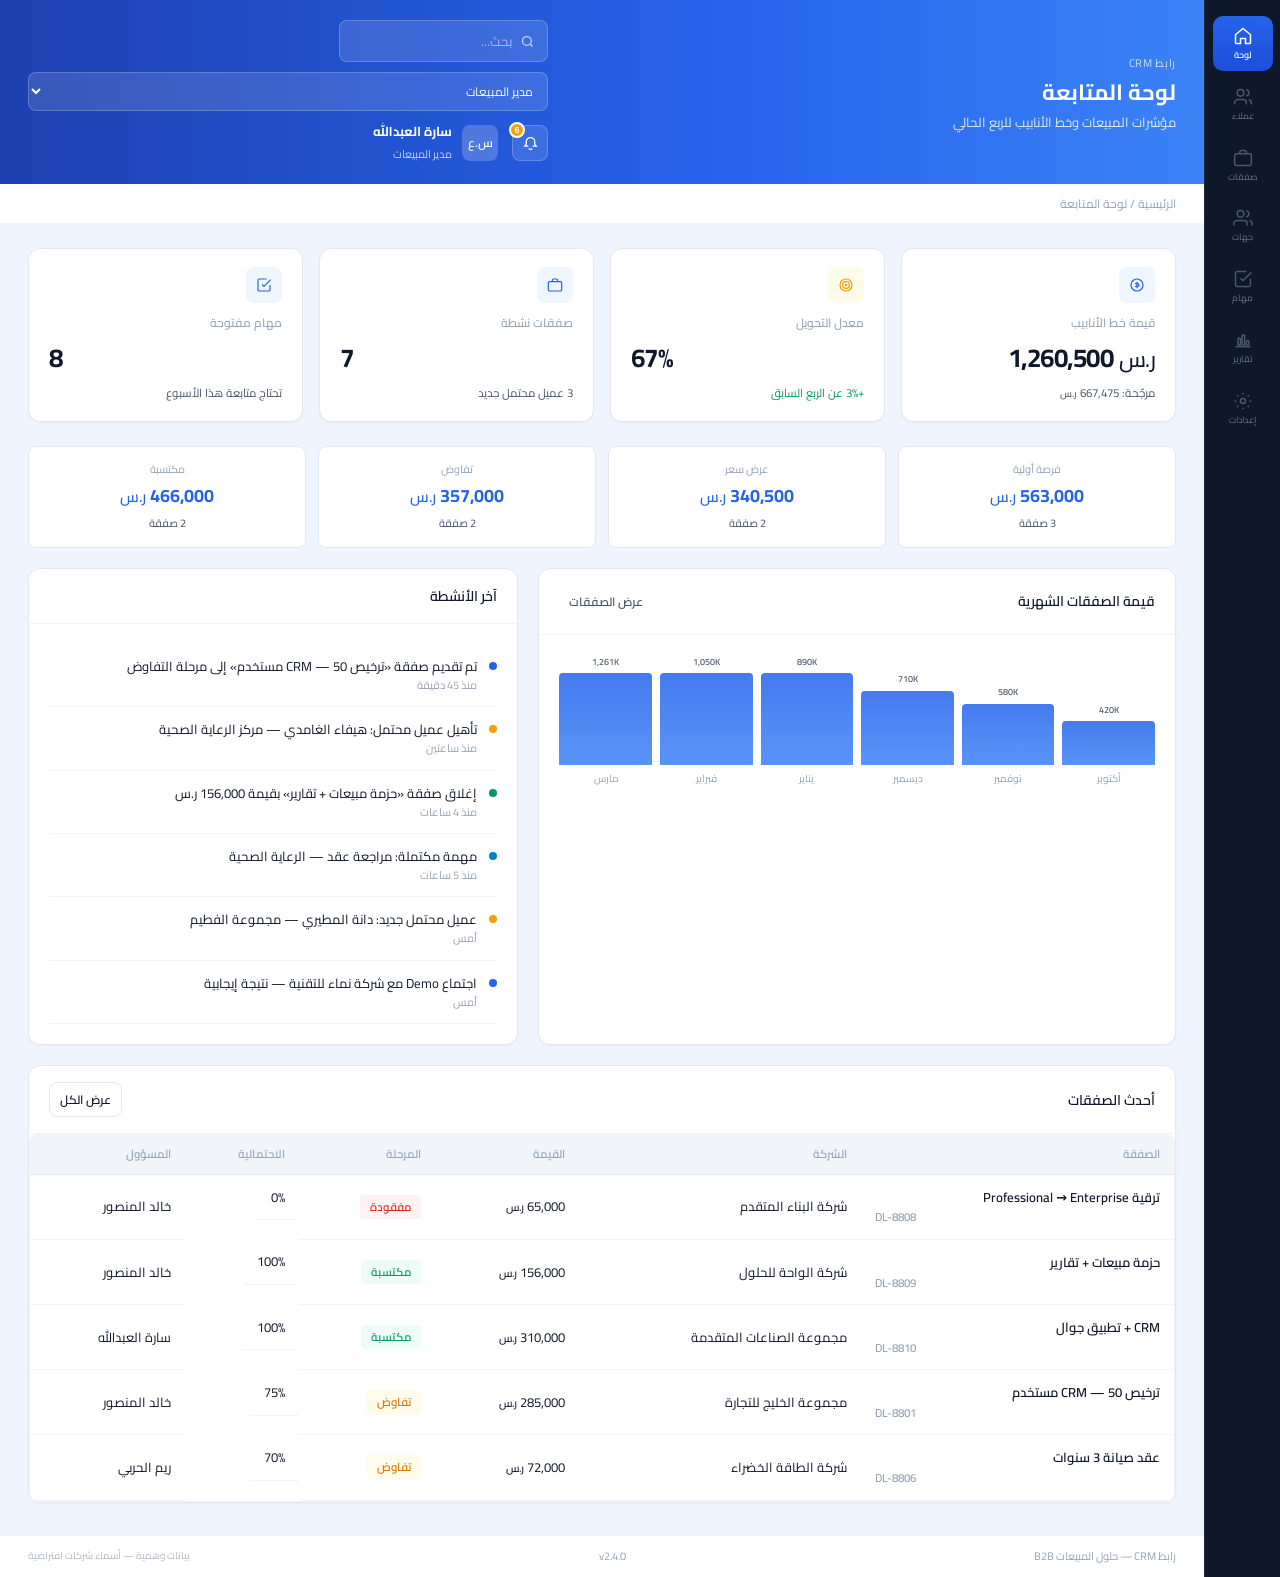
<file: index.html>
<!DOCTYPE html>
<html lang="ar" dir="rtl">
<head>
  <meta charset="UTF-8" />
  <meta name="viewport" content="width=device-width, initial-scale=1" />
  <title>رابط CRM | منصة إدارة علاقات العملاء SaaS</title>
  <meta name="description" content="رابط CRM — منصة إدارة علاقات العملاء SaaS للشركات السعودية" />
  <link rel="preconnect" href="https://fonts.googleapis.com" />
  <link rel="preconnect" href="https://fonts.gstatic.com" crossorigin />
  <link href="https://fonts.googleapis.com/css2?family=Cairo:wght@400;500;600;700&display=swap" rel="stylesheet" />
  <link rel="stylesheet" href="css/styles.css" />
</head>
<body class="layout-crm">
  <div id="app" class="shell shell-crm">
    <aside class="icon-rail" id="nav" aria-label="القائمة الرئيسية"></aside>
    <div class="crm-main">
      <header class="crm-banner">
        <div class="banner-text">
          <span class="banner-label">رابط CRM</span>
          <h2 id="page-title" class="banner-title"></h2>
          <p id="page-sub" class="banner-sub"></p>
        </div>
        <div class="banner-actions">
          <label class="search-field">
            <svg width="15" height="15" viewBox="0 0 24 24" fill="none" stroke="currentColor" stroke-width="2"><circle cx="11" cy="11" r="7"/><path d="M20 20l-3.5-3.5"/></svg>
            <input type="search" id="global-search" placeholder="بحث..." />
          </label>
          <select id="role-select" class="select select-compact">
            <option value="manager">مدير المبيعات</option>
            <option value="rep">مندوب مبيعات</option>
            <option value="admin">مسؤول النظام</option>
          </select>
          <button type="button" class="icon-btn" id="notif-btn" aria-label="الإشعارات">
            <svg width="17" height="17" viewBox="0 0 24 24" fill="none" stroke="currentColor" stroke-width="1.8"><path d="M15 17h5l-1.4-1.4A2 2 0 0 1 18 14.2V11a6 6 0 1 0-12 0v3.2c0 .5-.2 1-.6 1.4L4 17h5"/><path d="M10 20a2 2 0 0 0 4 0"/></svg>
            <span class="badge-count">6</span>
          </button>
          <div class="profile">
            <div class="profile-avatar">س.ع</div>
            <div class="profile-info">
              <strong>سارة العبدالله</strong>
              <span id="profile-role">مدير المبيعات</span>
            </div>
          </div>
        </div>
      </header>
      <nav class="breadcrumb-bar" id="breadcrumb" aria-label="مسار التنقل"></nav>
      <main id="view" class="content"></main>
      <footer class="app-footer">
        <span>رابط CRM — حلول المبيعات B2B</span>
        <span class="num">v2.4.0</span>
        <span class="footer-note">بيانات وهمية — أسماء شركات افتراضية</span>
      </footer>
    </div>
  </div>
  <div id="toast" class="toast" role="status" hidden></div>
  <div id="modal-root"></div>
  <script src="js/utils.js"></script>
  <script src="js/mock-api.js"></script>
  <script src="js/app.js"></script>
</body>
</html>
</file>
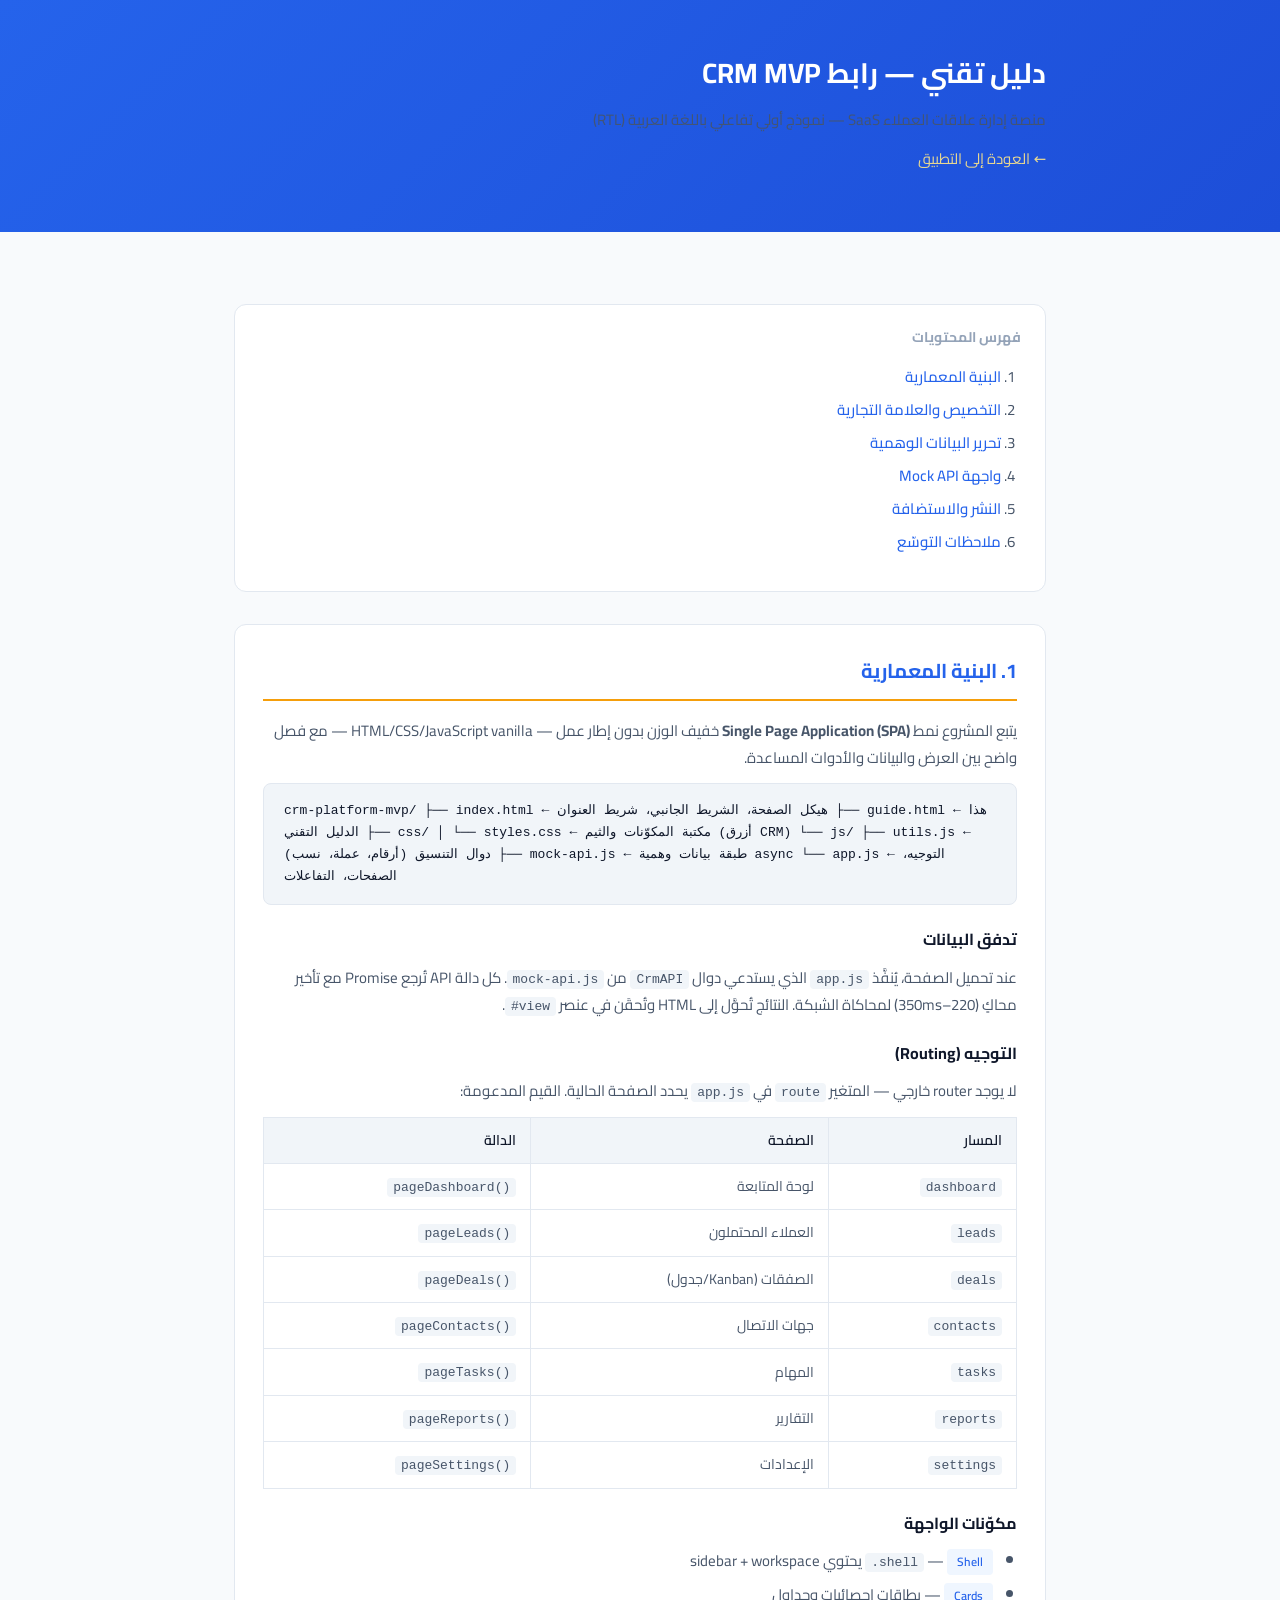
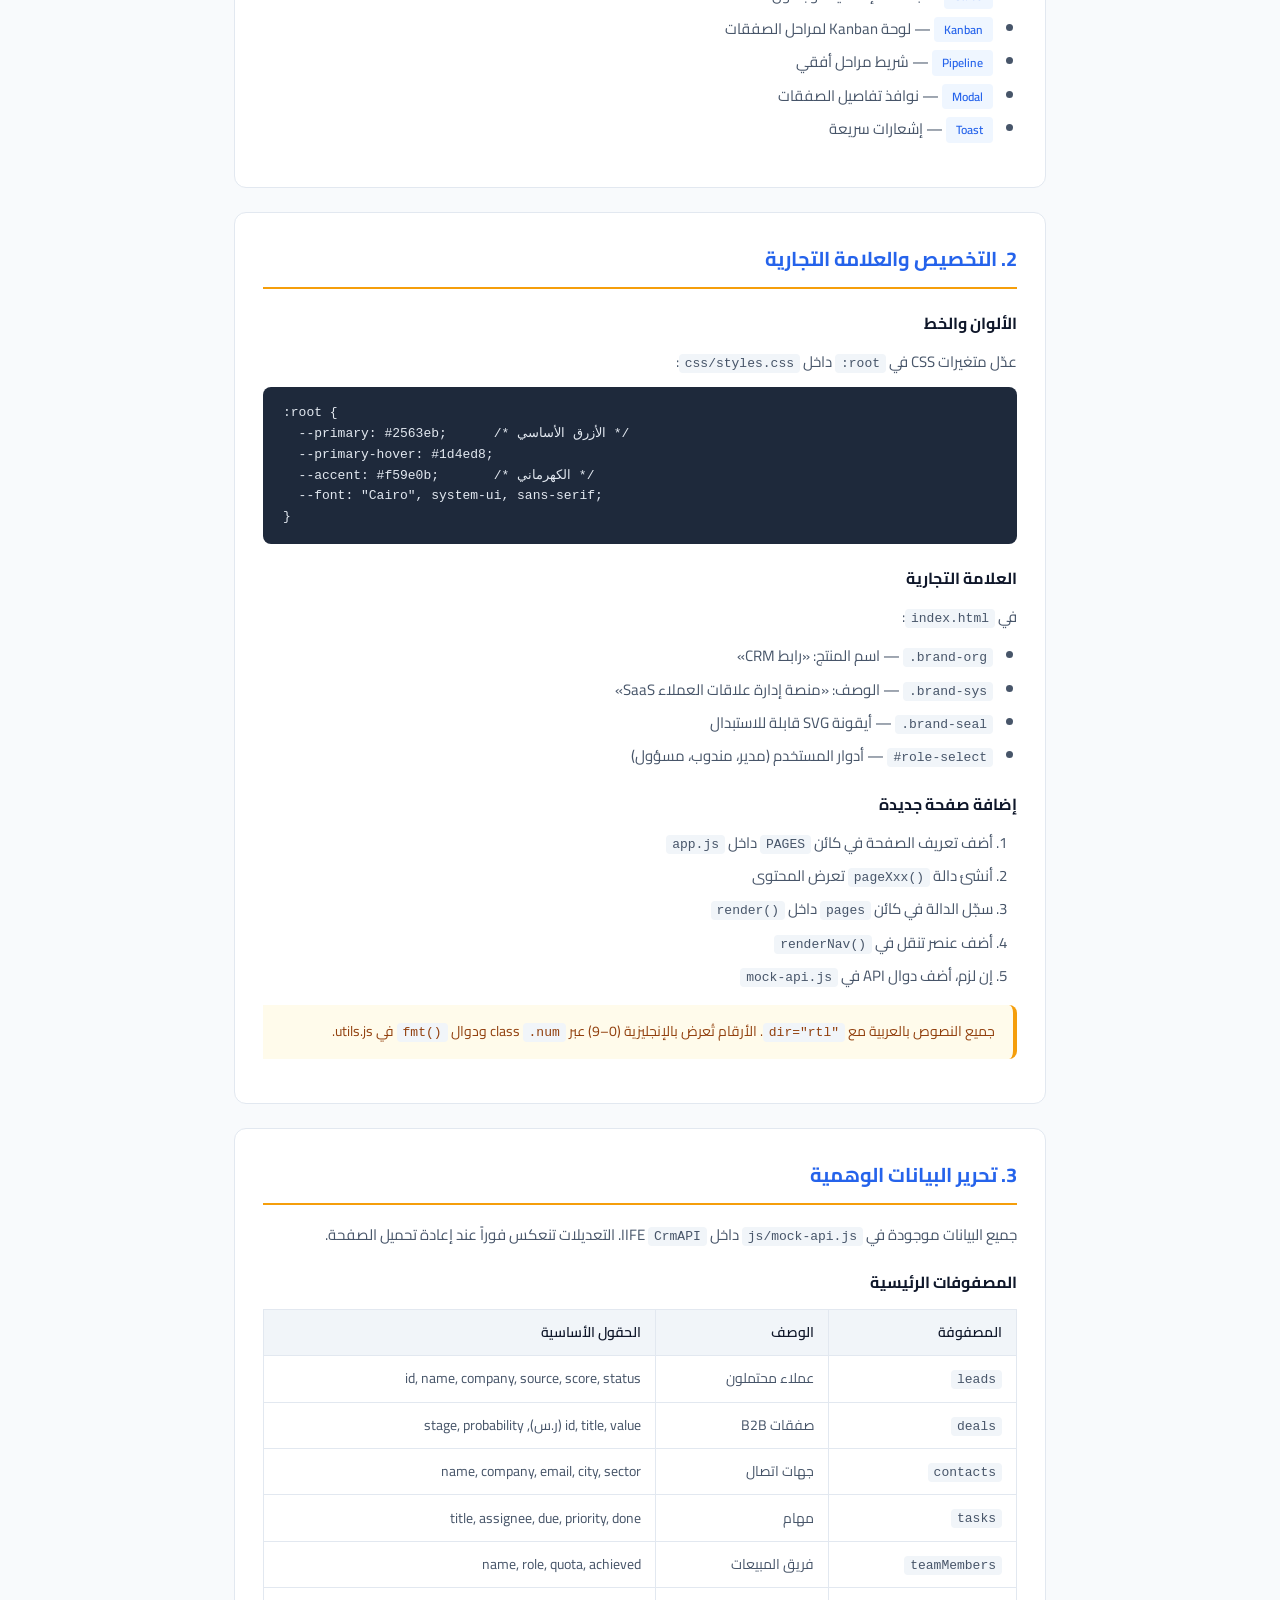
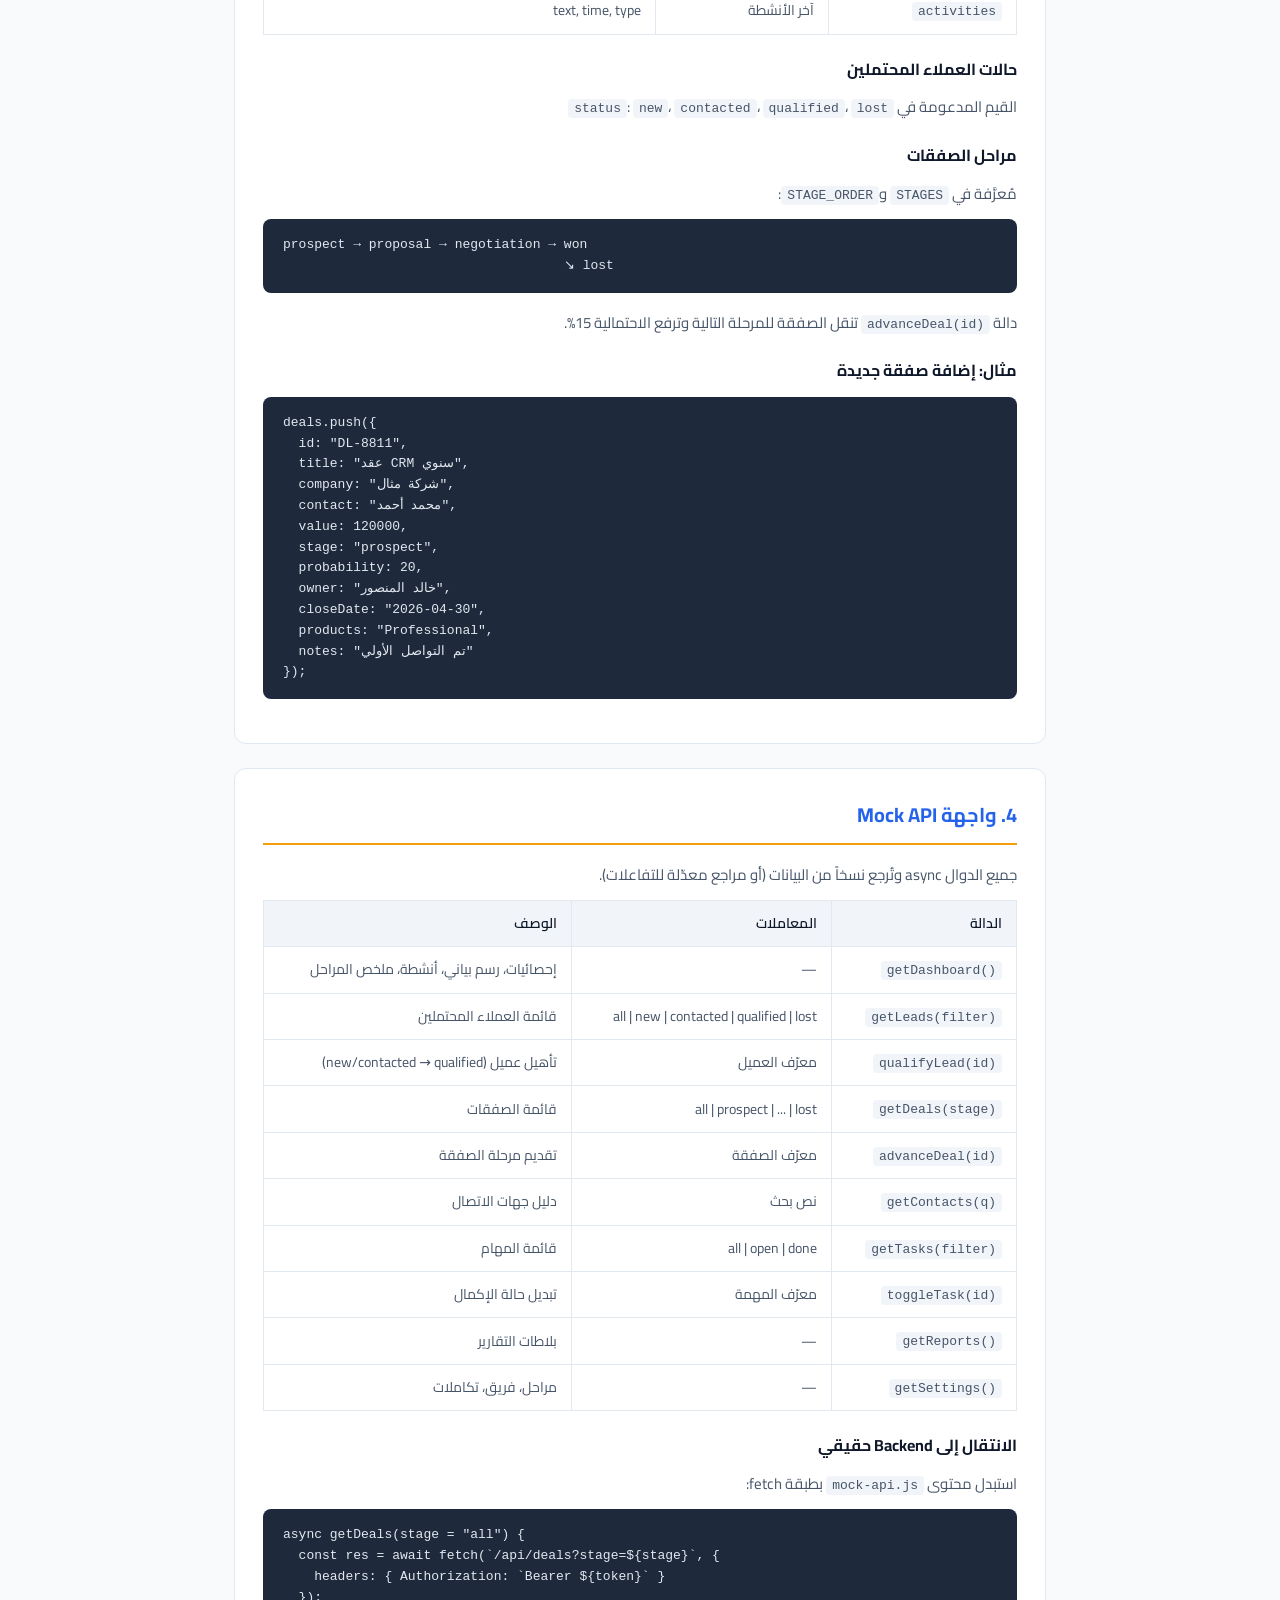
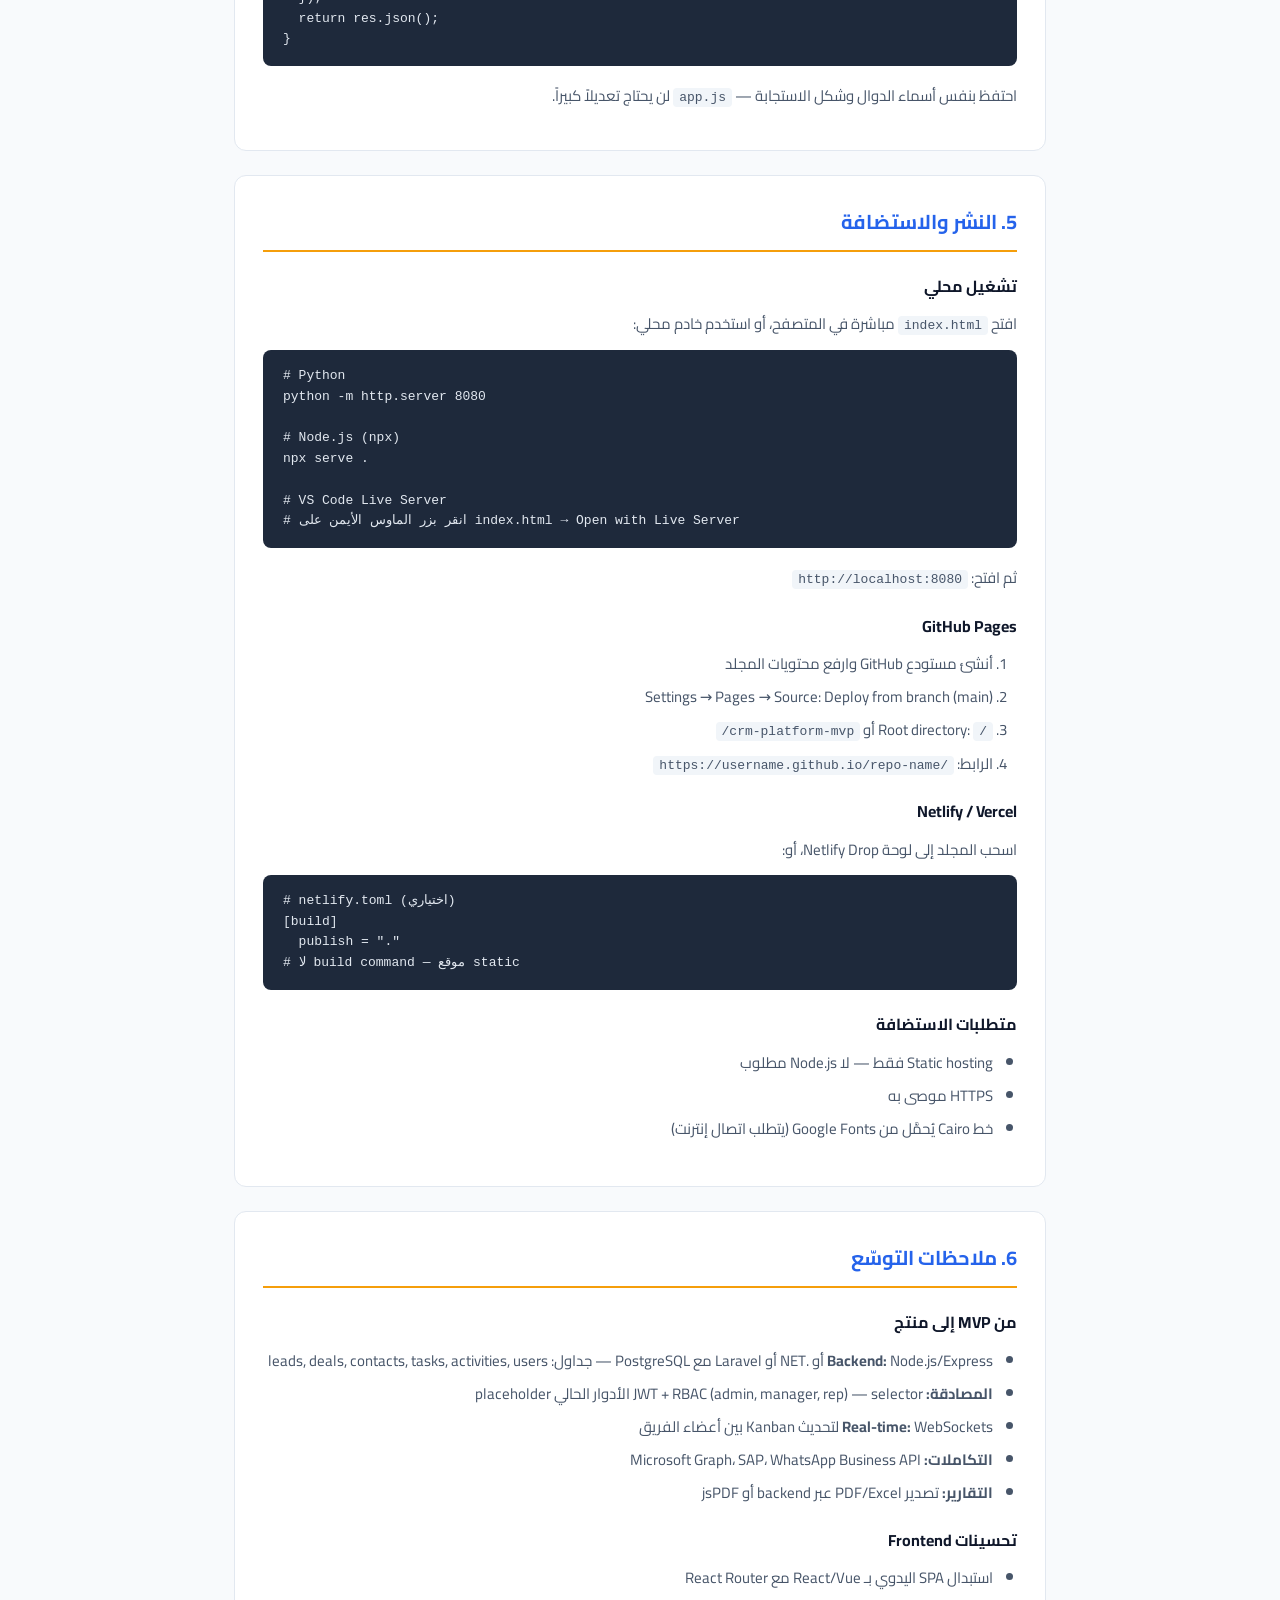
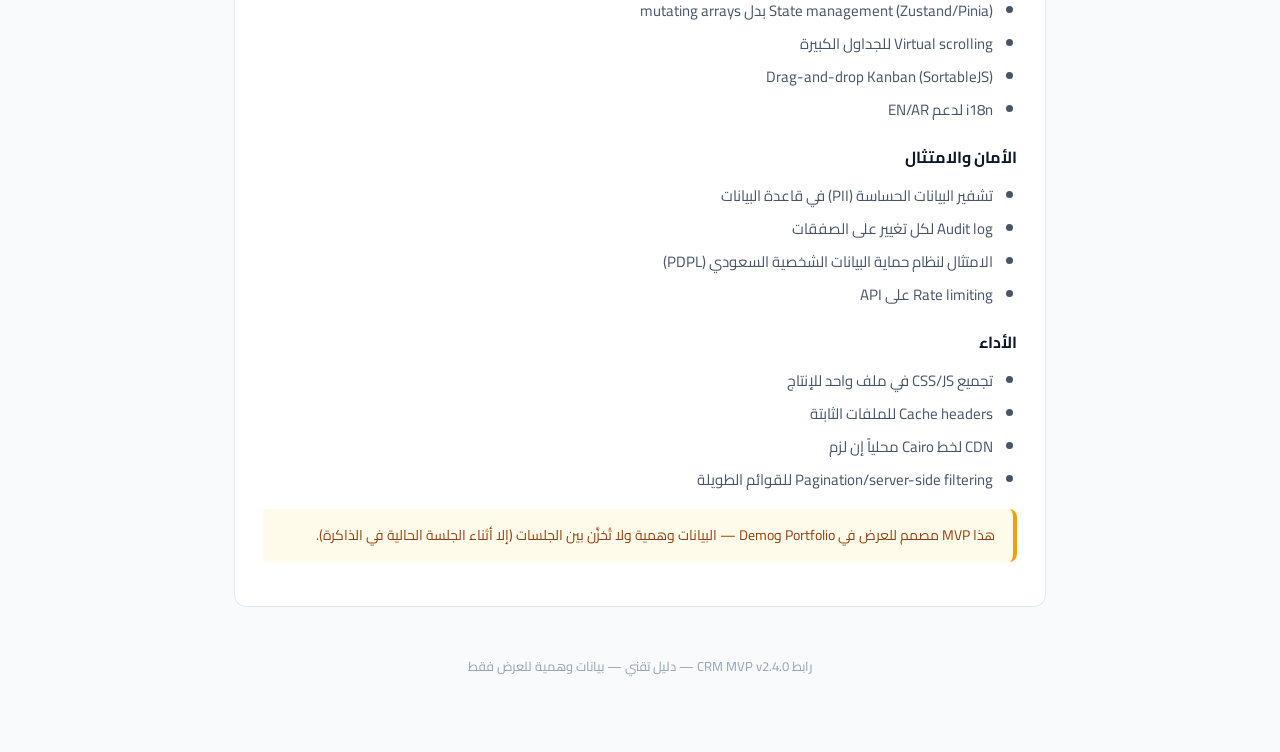
<file: guide.html>
<!DOCTYPE html>
<html lang="ar" dir="rtl">
<head>
  <meta charset="UTF-8" />
  <meta name="viewport" content="width=device-width, initial-scale=1" />
  <title>دليل تقني — رابط CRM MVP</title>
  <link rel="preconnect" href="https://fonts.googleapis.com" />
  <link rel="preconnect" href="https://fonts.gstatic.com" crossorigin />
  <link href="https://fonts.googleapis.com/css2?family=Cairo:wght@400;500;600;700&display=swap" rel="stylesheet" />
  <style>
    :root {
      --primary: #2563eb;
      --accent: #f59e0b;
      --bg: #f8fafc;
      --surface: #fff;
      --border: #e2e8f0;
      --text: #0f172a;
      --text-secondary: #475569;
      --text-muted: #94a3b8;
      --code-bg: #1e293b;
      --code-text: #e2e8f0;
    }
    *, *::before, *::after { box-sizing: border-box; margin: 0; padding: 0; }
    body {
      font-family: "Cairo", system-ui, sans-serif;
      background: var(--bg);
      color: var(--text);
      font-size: 15px;
      line-height: 1.8;
    }
    .wrap { max-width: 860px; margin: 0 auto; padding: 40px 24px 64px; }
    header {
      background: linear-gradient(135deg, #2563eb 0%, #1d4ed8 100%);
      color: #fff;
      padding: 48px 24px;
      margin-bottom: 32px;
    }
    header .wrap { padding: 0 24px; }
    header h1 { font-size: 28px; margin-bottom: 8px; }
    header p { opacity: .9; font-size: 15px; }
    header a { color: #fde68a; text-decoration: none; }
    header a:hover { text-decoration: underline; }
    nav.toc {
      background: var(--surface);
      border: 1px solid var(--border);
      border-radius: 12px;
      padding: 20px 24px;
      margin-bottom: 32px;
    }
    nav.toc h2 { font-size: 14px; color: var(--text-muted); margin-bottom: 12px; }
    nav.toc ol { padding-right: 20px; }
    nav.toc li { margin-bottom: 6px; }
    nav.toc a { color: var(--primary); text-decoration: none; font-weight: 500; }
    nav.toc a:hover { text-decoration: underline; }
    section {
      background: var(--surface);
      border: 1px solid var(--border);
      border-radius: 12px;
      padding: 28px;
      margin-bottom: 24px;
    }
    section h2 {
      font-size: 20px;
      color: var(--primary);
      margin-bottom: 16px;
      padding-bottom: 10px;
      border-bottom: 2px solid var(--accent);
    }
    section h3 { font-size: 16px; margin: 20px 0 10px; color: var(--text); }
    p { margin-bottom: 12px; color: var(--text-secondary); }
    ul, ol { padding-right: 24px; margin-bottom: 16px; color: var(--text-secondary); }
    li { margin-bottom: 6px; }
    code {
      background: #f1f5f9;
      padding: 2px 6px;
      border-radius: 4px;
      font-size: 13px;
      direction: ltr;
      unicode-bidi: embed;
      font-family: Consolas, monospace;
    }
    pre {
      background: var(--code-bg);
      color: var(--code-text);
      padding: 16px 20px;
      border-radius: 8px;
      overflow-x: auto;
      font-size: 13px;
      line-height: 1.6;
      margin: 12px 0 16px;
      direction: ltr;
      text-align: left;
    }
    pre code { background: none; padding: 0; color: inherit; }
    .file-tree {
      background: #f1f5f9;
      border: 1px solid var(--border);
      border-radius: 8px;
      padding: 16px 20px;
      font-family: Consolas, monospace;
      font-size: 13px;
      direction: ltr;
      text-align: left;
      line-height: 1.7;
      margin: 12px 0;
    }
    table {
      width: 100%;
      border-collapse: collapse;
      font-size: 14px;
      margin: 12px 0 16px;
    }
    th, td {
      padding: 10px 14px;
      border: 1px solid var(--border);
      text-align: right;
    }
    th { background: #f1f5f9; font-weight: 600; color: var(--text); }
    td { color: var(--text-secondary); }
    .badge {
      display: inline-block;
      background: #eff6ff;
      color: var(--primary);
      padding: 2px 10px;
      border-radius: 4px;
      font-size: 12px;
      font-weight: 600;
    }
    .note {
      background: #fffbeb;
      border-right: 4px solid var(--accent);
      padding: 14px 18px;
      border-radius: 0 8px 8px 0;
      margin: 16px 0;
      font-size: 14px;
      color: #92400e;
    }
    footer {
      text-align: center;
      padding: 24px;
      font-size: 13px;
      color: var(--text-muted);
    }
  </style>
</head>
<body>
  <header>
    <div class="wrap">
      <h1>دليل تقني — رابط CRM MVP</h1>
      <p>منصة إدارة علاقات العملاء SaaS — نموذج أولي تفاعلي باللغة العربية (RTL)</p>
      <p style="margin-top:12px"><a href="index.html">← العودة إلى التطبيق</a></p>
    </div>
  </header>

  <div class="wrap">
    <nav class="toc">
      <h2>فهرس المحتويات</h2>
      <ol>
        <li><a href="#architecture">البنية المعمارية</a></li>
        <li><a href="#customization">التخصيص والعلامة التجارية</a></li>
        <li><a href="#mock-data">تحرير البيانات الوهمية</a></li>
        <li><a href="#api">واجهة Mock API</a></li>
        <li><a href="#deployment">النشر والاستضافة</a></li>
        <li><a href="#scaling">ملاحظات التوسّع</a></li>
      </ol>
    </nav>

    <section id="architecture">
      <h2>1. البنية المعمارية</h2>
      <p>يتبع المشروع نمط <strong>Single Page Application (SPA)</strong> خفيف الوزن بدون إطار عمل — HTML/CSS/JavaScript vanilla — مع فصل واضح بين العرض والبيانات والأدوات المساعدة.</p>

      <div class="file-tree">crm-platform-mvp/
├── index.html          ← هيكل الصفحة، الشريط الجانبي، شريط العنوان
├── guide.html          ← هذا الدليل التقني
├── css/
│   └── styles.css      ← مكتبة المكوّنات والثيم (أزرق CRM)
└── js/
    ├── utils.js        ← دوال التنسيق (أرقام، عملة، نسب)
    ├── mock-api.js     ← طبقة بيانات وهمية async
    └── app.js          ← التوجيه، الصفحات، التفاعلات</div>

      <h3>تدفق البيانات</h3>
      <p>عند تحميل الصفحة، يُنفَّذ <code>app.js</code> الذي يستدعي دوال <code>CrmAPI</code> من <code>mock-api.js</code>. كل دالة API تُرجع Promise مع تأخير محاكٍ (220–350ms) لمحاكاة الشبكة. النتائج تُحوَّل إلى HTML وتُحقَن في عنصر <code>#view</code>.</p>

      <h3>التوجيه (Routing)</h3>
      <p>لا يوجد router خارجي — المتغير <code>route</code> في <code>app.js</code> يحدد الصفحة الحالية. القيم المدعومة:</p>
      <table>
        <thead><tr><th>المسار</th><th>الصفحة</th><th>الدالة</th></tr></thead>
        <tbody>
          <tr><td><code>dashboard</code></td><td>لوحة المتابعة</td><td><code>pageDashboard()</code></td></tr>
          <tr><td><code>leads</code></td><td>العملاء المحتملون</td><td><code>pageLeads()</code></td></tr>
          <tr><td><code>deals</code></td><td>الصفقات (Kanban/جدول)</td><td><code>pageDeals()</code></td></tr>
          <tr><td><code>contacts</code></td><td>جهات الاتصال</td><td><code>pageContacts()</code></td></tr>
          <tr><td><code>tasks</code></td><td>المهام</td><td><code>pageTasks()</code></td></tr>
          <tr><td><code>reports</code></td><td>التقارير</td><td><code>pageReports()</code></td></tr>
          <tr><td><code>settings</code></td><td>الإعدادات</td><td><code>pageSettings()</code></td></tr>
        </tbody>
      </table>

      <h3>مكوّنات الواجهة</h3>
      <ul>
        <li><span class="badge">Shell</span> — <code>.shell</code> يحتوي sidebar + workspace</li>
        <li><span class="badge">Cards</span> — بطاقات إحصائيات وجداول</li>
        <li><span class="badge">Kanban</span> — لوحة Kanban لمراحل الصفقات</li>
        <li><span class="badge">Pipeline</span> — شريط مراحل أفقي</li>
        <li><span class="badge">Modal</span> — نوافذ تفاصيل الصفقات</li>
        <li><span class="badge">Toast</span> — إشعارات سريعة</li>
      </ul>
    </section>

    <section id="customization">
      <h2>2. التخصيص والعلامة التجارية</h2>

      <h3>الألوان والخط</h3>
      <p>عدّل متغيرات CSS في <code>:root</code> داخل <code>css/styles.css</code>:</p>
      <pre><code>:root {
  --primary: #2563eb;      /* الأزرق الأساسي */
  --primary-hover: #1d4ed8;
  --accent: #f59e0b;       /* الكهرماني */
  --font: "Cairo", system-ui, sans-serif;
}</code></pre>

      <h3>العلامة التجارية</h3>
      <p>في <code>index.html</code>:</p>
      <ul>
        <li><code>.brand-org</code> — اسم المنتج: «رابط CRM»</li>
        <li><code>.brand-sys</code> — الوصف: «منصة إدارة علاقات العملاء SaaS»</li>
        <li><code>.brand-seal</code> — أيقونة SVG قابلة للاستبدال</li>
        <li><code>#role-select</code> — أدوار المستخدم (مدير، مندوب، مسؤول)</li>
      </ul>

      <h3>إضافة صفحة جديدة</h3>
      <ol>
        <li>أضف تعريف الصفحة في كائن <code>PAGES</code> داخل <code>app.js</code></li>
        <li>أنشئ دالة <code>pageXxx()</code> تعرض المحتوى</li>
        <li>سجّل الدالة في كائن <code>pages</code> داخل <code>render()</code></li>
        <li>أضف عنصر تنقل في <code>renderNav()</code></li>
        <li>إن لزم، أضف دوال API في <code>mock-api.js</code></li>
      </ol>

      <div class="note">جميع النصوص بالعربية مع <code>dir="rtl"</code>. الأرقام تُعرض بالإنجليزية (0–9) عبر class <code>.num</code> ودوال <code>fmt()</code> في utils.js.</div>
    </section>

    <section id="mock-data">
      <h2>3. تحرير البيانات الوهمية</h2>
      <p>جميع البيانات موجودة في <code>js/mock-api.js</code> داخل IIFE <code>CrmAPI</code>. التعديلات تنعكس فوراً عند إعادة تحميل الصفحة.</p>

      <h3>المصفوفات الرئيسية</h3>
      <table>
        <thead><tr><th>المصفوفة</th><th>الوصف</th><th>الحقول الأساسية</th></tr></thead>
        <tbody>
          <tr><td><code>leads</code></td><td>عملاء محتملون</td><td>id, name, company, source, score, status</td></tr>
          <tr><td><code>deals</code></td><td>صفقات B2B</td><td>id, title, value (ر.س), stage, probability</td></tr>
          <tr><td><code>contacts</code></td><td>جهات اتصال</td><td>name, company, email, city, sector</td></tr>
          <tr><td><code>tasks</code></td><td>مهام</td><td>title, assignee, due, priority, done</td></tr>
          <tr><td><code>teamMembers</code></td><td>فريق المبيعات</td><td>name, role, quota, achieved</td></tr>
          <tr><td><code>activities</code></td><td>آخر الأنشطة</td><td>text, time, type</td></tr>
        </tbody>
      </table>

      <h3>حالات العملاء المحتملين</h3>
      <p>القيم المدعومة في <code>status</code>: <code>new</code>، <code>contacted</code>، <code>qualified</code>، <code>lost</code></p>

      <h3>مراحل الصفقات</h3>
      <p>مُعرَّفة في <code>STAGES</code> و<code>STAGE_ORDER</code>:</p>
      <pre><code>prospect → proposal → negotiation → won
                                    ↘ lost</code></pre>
      <p>دالة <code>advanceDeal(id)</code> تنقل الصفقة للمرحلة التالية وترفع الاحتمالية 15%.</p>

      <h3>مثال: إضافة صفقة جديدة</h3>
      <pre><code>deals.push({
  id: "DL-8811",
  title: "عقد CRM سنوي",
  company: "شركة مثال",
  contact: "محمد أحمد",
  value: 120000,
  stage: "prospect",
  probability: 20,
  owner: "خالد المنصور",
  closeDate: "2026-04-30",
  products: "Professional",
  notes: "تم التواصل الأولي"
});</code></pre>
    </section>

    <section id="api">
      <h2>4. واجهة Mock API</h2>
      <p>جميع الدوال async وتُرجع نسخاً من البيانات (أو مراجع معدّلة للتفاعلات).</p>
      <table>
        <thead><tr><th>الدالة</th><th>المعاملات</th><th>الوصف</th></tr></thead>
        <tbody>
          <tr><td><code>getDashboard()</code></td><td>—</td><td>إحصائيات، رسم بياني، أنشطة، ملخص المراحل</td></tr>
          <tr><td><code>getLeads(filter)</code></td><td>all | new | contacted | qualified | lost</td><td>قائمة العملاء المحتملين</td></tr>
          <tr><td><code>qualifyLead(id)</code></td><td>معرّف العميل</td><td>تأهيل عميل (new/contacted → qualified)</td></tr>
          <tr><td><code>getDeals(stage)</code></td><td>all | prospect | ... | lost</td><td>قائمة الصفقات</td></tr>
          <tr><td><code>advanceDeal(id)</code></td><td>معرّف الصفقة</td><td>تقديم مرحلة الصفقة</td></tr>
          <tr><td><code>getContacts(q)</code></td><td>نص بحث</td><td>دليل جهات الاتصال</td></tr>
          <tr><td><code>getTasks(filter)</code></td><td>all | open | done</td><td>قائمة المهام</td></tr>
          <tr><td><code>toggleTask(id)</code></td><td>معرّف المهمة</td><td>تبديل حالة الإكمال</td></tr>
          <tr><td><code>getReports()</code></td><td>—</td><td>بلاطات التقارير</td></tr>
          <tr><td><code>getSettings()</code></td><td>—</td><td>مراحل، فريق، تكاملات</td></tr>
        </tbody>
      </table>

      <h3>الانتقال إلى Backend حقيقي</h3>
      <p>استبدل محتوى <code>mock-api.js</code> بطبقة fetch:</p>
      <pre><code>async getDeals(stage = "all") {
  const res = await fetch(`/api/deals?stage=${stage}`, {
    headers: { Authorization: `Bearer ${token}` }
  });
  return res.json();
}</code></pre>
      <p>احتفظ بنفس أسماء الدوال وشكل الاستجابة — <code>app.js</code> لن يحتاج تعديلاً كبيراً.</p>
    </section>

    <section id="deployment">
      <h2>5. النشر والاستضافة</h2>

      <h3>تشغيل محلي</h3>
      <p>افتح <code>index.html</code> مباشرة في المتصفح، أو استخدم خادم محلي:</p>
      <pre><code># Python
python -m http.server 8080

# Node.js (npx)
npx serve .

# VS Code Live Server
# انقر بزر الماوس الأيمن على index.html → Open with Live Server</code></pre>
      <p>ثم افتح: <code>http://localhost:8080</code></p>

      <h3>GitHub Pages</h3>
      <ol>
        <li>أنشئ مستودع GitHub وارفع محتويات المجلد</li>
        <li>Settings → Pages → Source: Deploy from branch (main)</li>
        <li>Root directory: <code>/</code> أو <code>/crm-platform-mvp</code></li>
        <li>الرابط: <code>https://username.github.io/repo-name/</code></li>
      </ol>

      <h3>Netlify / Vercel</h3>
      <p>اسحب المجلد إلى لوحة Netlify Drop، أو:</p>
      <pre><code># netlify.toml (اختياري)
[build]
  publish = "."
# لا build command — موقع static</code></pre>

      <h3>متطلبات الاستضافة</h3>
      <ul>
        <li>Static hosting فقط — لا Node.js مطلوب</li>
        <li>HTTPS موصى به</li>
        <li>خط Cairo يُحمَّل من Google Fonts (يتطلب اتصال إنترنت)</li>
      </ul>
    </section>

    <section id="scaling">
      <h2>6. ملاحظات التوسّع</h2>

      <h3>من MVP إلى منتج</h3>
      <ul>
        <li><strong>Backend:</strong> Node.js/Express أو .NET أو Laravel مع PostgreSQL — جداول: leads, deals, contacts, tasks, activities, users</li>
        <li><strong>المصادقة:</strong> JWT + RBAC (admin, manager, rep) — selector الأدوار الحالي placeholder</li>
        <li><strong>Real-time:</strong> WebSockets لتحديث Kanban بين أعضاء الفريق</li>
        <li><strong>التكاملات:</strong> Microsoft Graph، SAP، WhatsApp Business API</li>
        <li><strong>التقارير:</strong> تصدير PDF/Excel عبر backend أو jsPDF</li>
      </ul>

      <h3>تحسينات Frontend</h3>
      <ul>
        <li>استبدال SPA اليدوي بـ React/Vue مع React Router</li>
        <li>State management (Zustand/Pinia) بدل mutating arrays</li>
        <li>Virtual scrolling للجداول الكبيرة</li>
        <li>Drag-and-drop Kanban (SortableJS)</li>
        <li>i18n لدعم EN/AR</li>
      </ul>

      <h3>الأمان والامتثال</h3>
      <ul>
        <li>تشفير البيانات الحساسة (PII) في قاعدة البيانات</li>
        <li>Audit log لكل تغيير على الصفقات</li>
        <li>الامتثال لنظام حماية البيانات الشخصية السعودي (PDPL)</li>
        <li>Rate limiting على API</li>
      </ul>

      <h3>الأداء</h3>
      <ul>
        <li>تجميع CSS/JS في ملف واحد للإنتاج</li>
        <li>Cache headers للملفات الثابتة</li>
        <li>CDN لخط Cairo محلياً إن لزم</li>
        <li>Pagination/server-side filtering للقوائم الطويلة</li>
      </ul>

      <div class="note">هذا MVP مصمم للعرض في Portfolio وDemo — البيانات وهمية ولا تُخزَّن بين الجلسات (إلا أثناء الجلسة الحالية في الذاكرة).</div>
    </section>

    <footer>
      رابط CRM MVP v2.4.0 — دليل تقني — بيانات وهمية للعرض فقط
    </footer>
  </div>
</body>
</html>
</file>
<file: css/styles.css>
:root {
  --primary: #2563eb;
  --primary-hover: #1d4ed8;
  --primary-soft: #eff6ff;
  --accent: #f59e0b;
  --accent-soft: #fffbeb;
  --bg: #f8fafc;
  --surface: #ffffff;
  --surface-alt: #f1f5f9;
  --border: #e2e8f0;
  --border-light: #f1f5f9;
  --text: #0f172a;
  --text-secondary: #475569;
  --text-muted: #94a3b8;
  --success: #059669;
  --success-bg: #ecfdf5;
  --warn: #d97706;
  --warn-bg: #fffbeb;
  --info: #0284c7;
  --info-bg: #f0f9ff;
  --danger: #dc2626;
  --danger-bg: #fef2f2;
  --radius: 8px;
  --radius-lg: 12px;
  --shadow-sm: 0 1px 2px rgba(15,23,42,.04);
  --shadow: 0 2px 8px rgba(15,23,42,.06);
  --font: "Cairo", system-ui, sans-serif;
  --sidebar-w: 268px;
}

*, *::before, *::after { box-sizing: border-box; margin: 0; padding: 0; }

body {
  font-family: var(--font);
  background: var(--bg);
  color: var(--text);
  font-size: 14px;
  line-height: 1.6;
  -webkit-font-smoothing: antialiased;
}

.shell { display: flex; min-height: 100vh; }

/* ── Sidebar ── */
.sidebar {
  width: var(--sidebar-w);
  background: var(--surface);
  border-left: 1px solid var(--border);
  display: flex;
  flex-direction: column;
  flex-shrink: 0;
}

.brand {
  display: flex;
  align-items: center;
  gap: 12px;
  padding: 20px 18px;
  border-bottom: 1px solid var(--border-light);
}
.brand-seal { width: 44px; height: 44px; color: var(--primary); flex-shrink: 0; }
.brand-org { display: block; font-size: 15px; font-weight: 700; color: var(--text); }
.brand-sys { display: block; font-size: 11px; color: var(--text-muted); margin-top: 2px; }

.nav { padding: 12px 10px; flex: 1; display: flex; flex-direction: column; gap: 2px; }
.nav-section { font-size: 10.5px; font-weight: 600; color: var(--text-muted); padding: 12px 12px 6px; letter-spacing: 0.03em; }
.nav-item {
  display: flex; align-items: center; gap: 10px;
  width: 100%; padding: 9px 12px;
  border: none; background: none;
  border-radius: var(--radius);
  font-family: inherit; font-size: 13.5px;
  color: var(--text-secondary);
  cursor: pointer; text-align: right;
  transition: background .15s, color .15s;
}
.nav-item svg { opacity: .55; flex-shrink: 0; }
.nav-item:hover { background: var(--surface-alt); color: var(--text); }
.nav-item.active { background: var(--primary-soft); color: var(--primary); font-weight: 600; }
.nav-item.active svg { opacity: 1; color: var(--primary); }

.sidebar-meta {
  padding: 16px 18px 20px;
  border-top: 1px solid var(--border-light);
}
.term-pill {
  font-size: 11px; color: var(--text-muted);
  background: var(--accent-soft);
  border: 1px solid #fde68a;
  padding: 6px 10px; border-radius: 20px;
  margin-bottom: 12px; text-align: center;
}
.field-label { font-size: 11px; color: var(--text-muted); display: block; margin-bottom: 4px; }
.select {
  width: 100%; padding: 8px 10px;
  border: 1px solid var(--border);
  border-radius: var(--radius);
  font-family: inherit; font-size: 13px;
  background: var(--surface); color: var(--text);
}

/* ── Workspace ── */
.workspace { flex: 1; display: flex; flex-direction: column; min-width: 0; }

.topbar {
  background: var(--surface);
  border-bottom: 1px solid var(--border);
  padding: 16px 28px;
  display: flex; justify-content: space-between; align-items: flex-start;
  gap: 20px; flex-wrap: wrap;
}
.breadcrumb { font-size: 12px; color: var(--text-muted); margin-bottom: 4px; }
.breadcrumb a { color: var(--text-muted); text-decoration: none; }
.breadcrumb a:hover { color: var(--primary); }
.page-title { font-size: 20px; font-weight: 700; color: var(--text); letter-spacing: -0.01em; }
.page-sub { font-size: 13px; color: var(--text-secondary); margin-top: 2px; }

.topbar-end { display: flex; align-items: center; gap: 12px; }
.search-field {
  display: flex; align-items: center; gap: 8px;
  background: var(--bg); border: 1px solid var(--border);
  border-radius: var(--radius); padding: 0 12px;
}
.search-field input {
  border: none; background: none; outline: none;
  font-family: inherit; font-size: 13px;
  padding: 8px 0; width: 240px; color: var(--text);
}
.search-field svg { color: var(--text-muted); flex-shrink: 0; }

.icon-btn {
  position: relative; width: 36px; height: 36px;
  border: 1px solid var(--border); border-radius: var(--radius);
  background: var(--surface); cursor: pointer;
  color: var(--text-secondary);
  display: grid; place-items: center;
}
.badge-count {
  position: absolute; top: -4px; left: -4px;
  background: var(--accent); color: #fff;
  font-size: 9px; font-weight: 700;
  min-width: 16px; height: 16px;
  border-radius: 8px; display: grid; place-items: center;
  border: 2px solid var(--surface);
}

.profile { display: flex; align-items: center; gap: 10px; padding-right: 4px; }
.profile-avatar {
  width: 36px; height: 36px; border-radius: var(--radius);
  background: var(--primary); color: #fff;
  font-size: 12px; font-weight: 600;
  display: grid; place-items: center;
}
.profile-info strong { display: block; font-size: 13px; }
.profile-info span { font-size: 11px; color: var(--text-muted); }

.content { flex: 1; padding: 24px 28px 32px; }

.app-footer {
  padding: 12px 28px;
  border-top: 1px solid var(--border-light);
  background: var(--surface);
  display: flex; justify-content: space-between; align-items: center; flex-wrap: wrap; gap: 8px;
  font-size: 11px; color: var(--text-muted);
}
.footer-note { font-size: 10px; opacity: .75; }

/* أرقام موحّدة — إنجليزية دائماً */
.num, .stat-value, .amount, td.num, th.num {
  font-variant-numeric: tabular-nums;
  font-feature-settings: "tnum";
  direction: ltr;
  unicode-bidi: embed;
  display: inline-block;
}
.stat-value.num { display: block; }
.num-suffix { font-size: .85em; font-weight: 500; direction: rtl; unicode-bidi: normal; display: inline; }

.content { animation: fadeIn .25s ease; }
@keyframes fadeIn { from { opacity: 0; transform: translateY(4px); } to { opacity: 1; transform: none; } }
thead th { position: sticky; top: 0; z-index: 1; }
.table-wrap { max-height: 520px; overflow: auto; border-radius: var(--radius); border: 1px solid var(--border-light); }
.table-wrap table { margin: 0; }
.table-wrap thead th { box-shadow: 0 1px 0 var(--border); }
.btn:focus-visible, .nav-item:focus-visible, .select:focus-visible, input:focus-visible {
  outline: 2px solid var(--primary); outline-offset: 2px;
}
.card { transition: box-shadow .2s; }
.card:hover { box-shadow: var(--shadow); }

/* ── Layout helpers ── */
.grid-stats { display: grid; grid-template-columns: repeat(4, 1fr); gap: 16px; margin-bottom: 24px; }
.grid-2 { display: grid; grid-template-columns: 1.3fr 1fr; gap: 20px; }
.grid-3 { display: grid; grid-template-columns: repeat(3, 1fr); gap: 16px; }

@media (max-width: 1200px) { .grid-stats { grid-template-columns: repeat(2, 1fr); } .grid-2, .grid-3 { grid-template-columns: 1fr; } }
@media (max-width: 900px) {
  .sidebar { display: none; }
  .content { padding: 16px; }
  .grid-stats { grid-template-columns: 1fr; }
  .kanban-board { flex-direction: column; }
  .kanban-col { min-width: 100%; }
}

/* ── Cards ── */
.card {
  background: var(--surface);
  border: 1px solid var(--border);
  border-radius: var(--radius-lg);
  box-shadow: var(--shadow-sm);
}
.card-pad { padding: 20px; }
.card-head {
  display: flex; justify-content: space-between; align-items: center;
  padding: 16px 20px;
  border-bottom: 1px solid var(--border-light);
}
.card-head h2 { font-size: 14px; font-weight: 600; }
.card-body { padding: 20px; }

.stat-card { padding: 18px 20px; }
.stat-label { font-size: 12px; color: var(--text-muted); font-weight: 500; }
.stat-value { font-size: 26px; font-weight: 700; margin: 4px 0 6px; letter-spacing: -0.02em; }
.stat-meta { font-size: 11.5px; color: var(--text-secondary); }
.stat-meta.up { color: var(--success); }
.stat-meta.down { color: var(--danger); }
.stat-icon {
  width: 36px; height: 36px; border-radius: var(--radius);
  background: var(--primary-soft); color: var(--primary);
  display: grid; place-items: center; margin-bottom: 10px;
}
.stat-icon.accent { background: var(--accent-soft); color: var(--accent); }

/* ── Table ── */
table { width: 100%; border-collapse: collapse; font-size: 13px; }
thead th {
  text-align: right; padding: 10px 14px;
  font-size: 11.5px; font-weight: 600;
  color: var(--text-muted);
  background: var(--surface-alt);
  border-bottom: 1px solid var(--border);
  white-space: nowrap;
}
tbody td {
  padding: 12px 14px;
  border-bottom: 1px solid var(--border-light);
  vertical-align: middle;
}
tbody tr:hover td { background: var(--surface-alt); }
.td-primary { font-weight: 600; color: var(--text); }
.td-sub { font-size: 11.5px; color: var(--text-muted); display: block; margin-top: 1px; }

/* ── Tags ── */
.tag {
  display: inline-flex; align-items: center;
  padding: 3px 10px; border-radius: 4px;
  font-size: 11.5px; font-weight: 600; white-space: nowrap;
}
.tag-success { background: var(--success-bg); color: var(--success); }
.tag-warn { background: var(--warn-bg); color: var(--warn); }
.tag-info { background: var(--info-bg); color: var(--info); }
.tag-danger { background: var(--danger-bg); color: var(--danger); }
.tag-neutral { background: var(--surface-alt); color: var(--text-secondary); border: 1px solid var(--border-light); }
.tag-accent { background: var(--accent-soft); color: var(--warn); }

/* ── Buttons ── */
.btn {
  display: inline-flex; align-items: center; gap: 6px;
  padding: 7px 14px; border-radius: var(--radius);
  font-family: inherit; font-size: 13px; font-weight: 600;
  cursor: pointer; border: 1px solid transparent;
  transition: all .15s; white-space: nowrap;
}
.btn-primary { background: var(--primary); color: #fff; }
.btn-primary:hover { background: var(--primary-hover); }
.btn-accent { background: var(--accent); color: #fff; }
.btn-accent:hover { background: #d97706; }
.btn-secondary { background: var(--surface); color: var(--text); border-color: var(--border); }
.btn-secondary:hover { border-color: var(--primary); color: var(--primary); }
.btn-ghost { background: none; color: var(--text-secondary); border: none; padding: 7px 10px; }
.btn-ghost:hover { color: var(--primary); background: var(--primary-soft); }
.btn-sm { padding: 5px 10px; font-size: 12px; }
.btn-group { display: flex; gap: 6px; flex-wrap: wrap; }

/* ── Progress ── */
.progress-track { height: 6px; background: var(--border-light); border-radius: 3px; overflow: hidden; margin-top: 6px; }
.progress-fill { height: 100%; background: var(--primary); border-radius: 3px; transition: width .4s ease; }
.progress-fill.accent { background: var(--accent); }

/* ── Pipeline ── */
.pipeline { display: flex; gap: 0; margin: 16px 0; overflow-x: auto; }
.pipe-step {
  flex: 1; text-align: center; padding: 12px 8px; min-width: 90px;
  border: 1px solid var(--border-light);
  border-left: none; background: var(--surface-alt);
  font-size: 11px; color: var(--text-muted);
}
.pipe-step:first-child { border-radius: 0 var(--radius) var(--radius) 0; border-left: 1px solid var(--border-light); }
.pipe-step:last-child { border-radius: var(--radius) 0 0 var(--radius); }
.pipe-step.done { background: var(--success-bg); color: var(--success); border-color: #a7f3d0; }
.pipe-step.active { background: var(--primary-soft); color: var(--primary); border-color: #bfdbfe; font-weight: 600; }
.pipe-step.lost { background: var(--danger-bg); color: var(--danger); border-color: #fecaca; }
.pipe-num { display: block; font-size: 13px; font-weight: 700; margin-bottom: 2px; }

/* ── Kanban ── */
.view-toggle { display: flex; gap: 4px; background: var(--surface-alt); padding: 3px; border-radius: var(--radius); }
.view-toggle button {
  padding: 5px 12px; border: none; background: none;
  font-family: inherit; font-size: 12px; font-weight: 600;
  color: var(--text-muted); cursor: pointer; border-radius: 6px;
}
.view-toggle button.active { background: var(--surface); color: var(--primary); box-shadow: var(--shadow-sm); }

.kanban-board { display: flex; gap: 12px; overflow-x: auto; padding-bottom: 8px; min-height: 420px; }
.kanban-col {
  flex: 1; min-width: 220px; max-width: 280px;
  background: var(--surface-alt); border-radius: var(--radius-lg);
  border: 1px solid var(--border-light);
  display: flex; flex-direction: column;
}
.kanban-col-head {
  padding: 12px 14px; border-bottom: 1px solid var(--border-light);
  display: flex; justify-content: space-between; align-items: center;
}
.kanban-col-head h3 { font-size: 12.5px; font-weight: 600; }
.kanban-col-meta { font-size: 10.5px; color: var(--text-muted); }
.kanban-cards { padding: 10px; flex: 1; display: flex; flex-direction: column; gap: 8px; overflow-y: auto; max-height: 480px; }

.deal-card {
  background: var(--surface); border: 1px solid var(--border);
  border-radius: var(--radius); padding: 12px;
  cursor: pointer; transition: border-color .15s, box-shadow .15s;
}
.deal-card:hover { border-color: var(--primary); box-shadow: var(--shadow-sm); }
.deal-card h4 { font-size: 13px; margin-bottom: 4px; line-height: 1.4; }
.deal-card .company { font-size: 11.5px; color: var(--text-muted); margin-bottom: 8px; }
.deal-card-footer { display: flex; justify-content: space-between; align-items: center; margin-top: 8px; padding-top: 8px; border-top: 1px solid var(--border-light); }
.deal-value { font-size: 13px; font-weight: 700; color: var(--primary); }
.deal-prob { font-size: 10.5px; color: var(--text-muted); }

.score-bar { display: flex; align-items: center; gap: 8px; }
.score-track { flex: 1; height: 4px; background: var(--border-light); border-radius: 2px; overflow: hidden; }
.score-fill { height: 100%; border-radius: 2px; }
.score-fill.high { background: var(--success); }
.score-fill.mid { background: var(--accent); }
.score-fill.low { background: var(--danger); }

/* ── Chart ── */
.bar-chart { display: flex; align-items: flex-end; gap: 8px; height: 160px; padding-bottom: 28px; }
.bar-col { flex: 1; display: flex; flex-direction: column; align-items: center; height: 100%; justify-content: flex-end; }
.bar-fill { width: 100%; background: linear-gradient(180deg, var(--primary) 0%, #3b82f6 100%); border-radius: 4px 4px 0 0; opacity: .85; min-height: 8px; transition: height .5s ease; }
.bar-label { font-size: 10px; color: var(--text-muted); margin-top: 6px; }
.bar-value { font-size: 9px; color: var(--text-secondary); margin-bottom: 4px; font-weight: 600; }

/* ── Person / contact cards ── */
.person-grid { display: grid; grid-template-columns: repeat(auto-fill, minmax(280px, 1fr)); gap: 16px; }
.person-card { padding: 18px; }
.person-card h3 { font-size: 14px; margin-bottom: 2px; }
.person-card .dept { font-size: 12px; color: var(--text-muted); }
.person-stat { display: flex; justify-content: space-between; margin-top: 14px; padding-top: 14px; border-top: 1px solid var(--border-light); font-size: 12px; }
.person-stat strong { font-size: 18px; color: var(--primary); }
.contact-meta { display: flex; flex-direction: column; gap: 4px; margin-top: 12px; font-size: 12px; color: var(--text-secondary); }

/* ── Report tiles ── */
.report-tile {
  padding: 18px; cursor: pointer;
  transition: border-color .15s, box-shadow .15s;
}
.report-tile:hover { border-color: var(--primary); box-shadow: var(--shadow); }
.report-tile h3 { font-size: 14px; margin: 8px 0 4px; }
.report-tile p { font-size: 12px; color: var(--text-muted); line-height: 1.5; }
.report-meta { font-size: 11px; color: var(--text-secondary); margin-top: 10px; }
.report-icon { font-size: 24px; }

/* ── Settings ── */
.settings-section { margin-bottom: 20px; }
.settings-section h3 { font-size: 14px; margin-bottom: 12px; padding-bottom: 8px; border-bottom: 1px solid var(--border-light); }
.stage-list { list-style: none; }
.stage-item {
  display: flex; justify-content: space-between; align-items: center;
  padding: 10px 0; border-bottom: 1px solid var(--border-light); font-size: 13px;
}
.stage-dot { width: 10px; height: 10px; border-radius: 50%; margin-left: 10px; }
.integration-row {
  display: flex; justify-content: space-between; align-items: center;
  padding: 12px 0; border-bottom: 1px solid var(--border-light);
}
.integration-row:last-child { border-bottom: none; }
.integration-info strong { display: block; font-size: 13px; }
.integration-info span { font-size: 11.5px; color: var(--text-muted); }

/* ── Filters ── */
.toolbar { display: flex; gap: 10px; flex-wrap: wrap; margin-bottom: 16px; align-items: center; justify-content: space-between; }
.toolbar-start, .toolbar-end { display: flex; gap: 10px; flex-wrap: wrap; align-items: center; }
.toolbar .select, .toolbar input {
  padding: 7px 12px; border: 1px solid var(--border);
  border-radius: var(--radius); font-family: inherit; font-size: 13px;
  background: var(--surface); color: var(--text);
}

/* ── Activity feed ── */
.activity-list { list-style: none; }
.activity-item {
  display: flex; gap: 12px; padding: 12px 0;
  border-bottom: 1px solid var(--border-light);
  font-size: 13px;
}
.activity-dot { width: 8px; height: 8px; border-radius: 50%; background: var(--primary); margin-top: 6px; flex-shrink: 0; }
.activity-dot.won { background: var(--success); }
.activity-dot.lead { background: var(--accent); }
.activity-dot.task { background: var(--info); }
.activity-time { font-size: 11px; color: var(--text-muted); white-space: nowrap; }

/* ── Tasks ── */
.task-row { display: flex; align-items: flex-start; gap: 12px; }
.task-check {
  width: 18px; height: 18px; border: 2px solid var(--border);
  border-radius: 4px; cursor: pointer; flex-shrink: 0; margin-top: 2px;
  display: grid; place-items: center; transition: all .15s;
}
.task-check.done { background: var(--success); border-color: var(--success); color: #fff; font-size: 11px; }
.task-row.done .task-title { text-decoration: line-through; color: var(--text-muted); }
.priority-high { color: var(--danger); }
.priority-medium { color: var(--warn); }
.priority-low { color: var(--text-muted); }

/* ── Modal ── */
.modal-overlay {
  position: fixed; inset: 0; background: rgba(15,23,42,.4);
  display: grid; place-items: center; z-index: 300; padding: 20px;
}
.modal {
  background: var(--surface); border-radius: var(--radius-lg);
  width: min(520px, 100%); max-height: 90vh; overflow-y: auto;
  box-shadow: 0 16px 48px rgba(15,23,42,.15);
  border: 1px solid var(--border);
}
.modal-header { padding: 18px 22px; border-bottom: 1px solid var(--border-light); }
.modal-header h3 { font-size: 16px; }
.modal-body { padding: 22px; font-size: 13px; color: var(--text-secondary); line-height: 1.7; }
.modal-footer { padding: 14px 22px; border-top: 1px solid var(--border-light); display: flex; gap: 8px; justify-content: flex-start; }
.modal-kpi { display: grid; grid-template-columns: repeat(2, 1fr); gap: 12px; margin: 16px 0; }
.modal-kpi-item { background: var(--surface-alt); padding: 12px; border-radius: var(--radius); }
.modal-kpi-item span { font-size: 11px; color: var(--text-muted); display: block; }
.modal-kpi-item strong { font-size: 15px; color: var(--text); }

/* ── Misc ── */
.toast {
  position: fixed; bottom: 24px; left: 50%; transform: translateX(-50%);
  background: var(--text); color: #fff;
  padding: 10px 20px; border-radius: var(--radius);
  font-size: 13px; z-index: 400; box-shadow: var(--shadow);
}
.loading-state { display: flex; align-items: center; justify-content: center; gap: 10px; padding: 60px; color: var(--text-muted); }
.spinner { width: 20px; height: 20px; border: 2px solid var(--border); border-top-color: var(--primary); border-radius: 50%; animation: spin .7s linear infinite; }
@keyframes spin { to { transform: rotate(360deg); } }
.empty-state { text-align: center; padding: 48px 20px; color: var(--text-muted); font-size: 13px; }
.kpi-row { display: flex; gap: 24px; flex-wrap: wrap; margin-top: 8px; }
.kpi-item span { font-size: 11px; color: var(--text-muted); }
.kpi-item strong { display: block; font-size: 15px; margin-top: 2px; }

.stage-summary { display: grid; grid-template-columns: repeat(4, 1fr); gap: 12px; margin-bottom: 20px; }
.stage-summary-item {
  background: var(--surface); border: 1px solid var(--border);
  border-radius: var(--radius); padding: 14px; text-align: center;
}
.stage-summary-item .label { font-size: 11px; color: var(--text-muted); }
.stage-summary-item .value { font-size: 18px; font-weight: 700; color: var(--primary); margin: 4px 0; }
.stage-summary-item .count { font-size: 11px; color: var(--text-secondary); }

@media (max-width: 900px) { .stage-summary { grid-template-columns: repeat(2, 1fr); } }

/* ── Layout: CRM — سكة أيقونات يسار + بانر علوي ── */
.layout-crm { background: #f0f4ff; }
.shell-crm { flex-direction: row; min-height: 100vh; }
.icon-rail {
  width: 76px; background: #0f172a;
  display: flex; flex-direction: column; align-items: center;
  padding: 16px 8px; gap: 6px; flex-shrink: 0;
  border-left: 1px solid #1e293b;
}
.icon-rail .nav-section { display: none; }
.icon-rail .nav-item {
  width: 60px; flex-direction: column; gap: 4px;
  padding: 10px 4px; border-radius: 10px;
  color: #64748b; font-size: 9px; text-align: center;
  line-height: 1.2;
}
.icon-rail .nav-item svg { width: 20px; height: 20px; opacity: .7; }
.icon-rail .nav-item:hover { background: #1e293b; color: #cbd5e1; }
.icon-rail .nav-item.active {
  background: linear-gradient(180deg, #2563eb, #1d4ed8);
  color: #fff; font-weight: 600;
}
.icon-rail .nav-item.active svg { opacity: 1; color: #fff; }
.crm-main { flex: 1; display: flex; flex-direction: column; min-width: 0; }
.crm-banner {
  display: flex; justify-content: space-between; align-items: center; flex-wrap: wrap;
  gap: 16px; padding: 20px 28px;
  background: linear-gradient(90deg, #1e40af 0%, #2563eb 60%, #3b82f6 100%);
  color: #fff;
}
.banner-label { font-size: 11px; opacity: .75; text-transform: uppercase; letter-spacing: .06em; }
.banner-title { font-size: 22px; font-weight: 700; margin: 2px 0; }
.banner-sub { font-size: 13px; opacity: .85; }
.banner-actions { display: flex; align-items: center; gap: 10px; flex-wrap: wrap; }
.banner-actions .search-field { background: rgba(255,255,255,.12); border-color: rgba(255,255,255,.2); }
.banner-actions .search-field input { color: #fff; width: 160px; }
.banner-actions .search-field input::placeholder { color: rgba(255,255,255,.55); }
.banner-actions .search-field svg { color: rgba(255,255,255,.7); }
.banner-actions .icon-btn { background: rgba(255,255,255,.12); border-color: rgba(255,255,255,.2); color: #fff; }
.banner-actions .profile-avatar { background: rgba(255,255,255,.2); }
.banner-actions .profile-info strong, .banner-actions .profile-info span { color: #fff; }
.banner-actions .profile-info span { opacity: .75; }
.select-compact {
  padding: 6px 10px; font-size: 12px; border-radius: 8px;
  background: rgba(255,255,255,.12); border: 1px solid rgba(255,255,255,.2);
  color: #fff; font-family: inherit;
}
.select-compact option { color: var(--text); background: #fff; }
.breadcrumb-bar {
  padding: 10px 28px; font-size: 12px; color: var(--text-muted);
  background: var(--surface); border-bottom: 1px solid var(--border-light);
}
.breadcrumb-bar a { color: var(--text-muted); text-decoration: none; }
.shell-crm .content { background: #f0f4ff; }
.shell-crm .sidebar { display: none; }
@media (max-width: 900px) {
  .icon-rail { width: 56px; padding: 12px 4px; }
  .icon-rail .nav-item { width: 48px; font-size: 0; padding: 12px 4px; }
  .icon-rail .nav-item svg { width: 18px; height: 18px; }
  .crm-banner { padding: 16px; }
}
</file>
